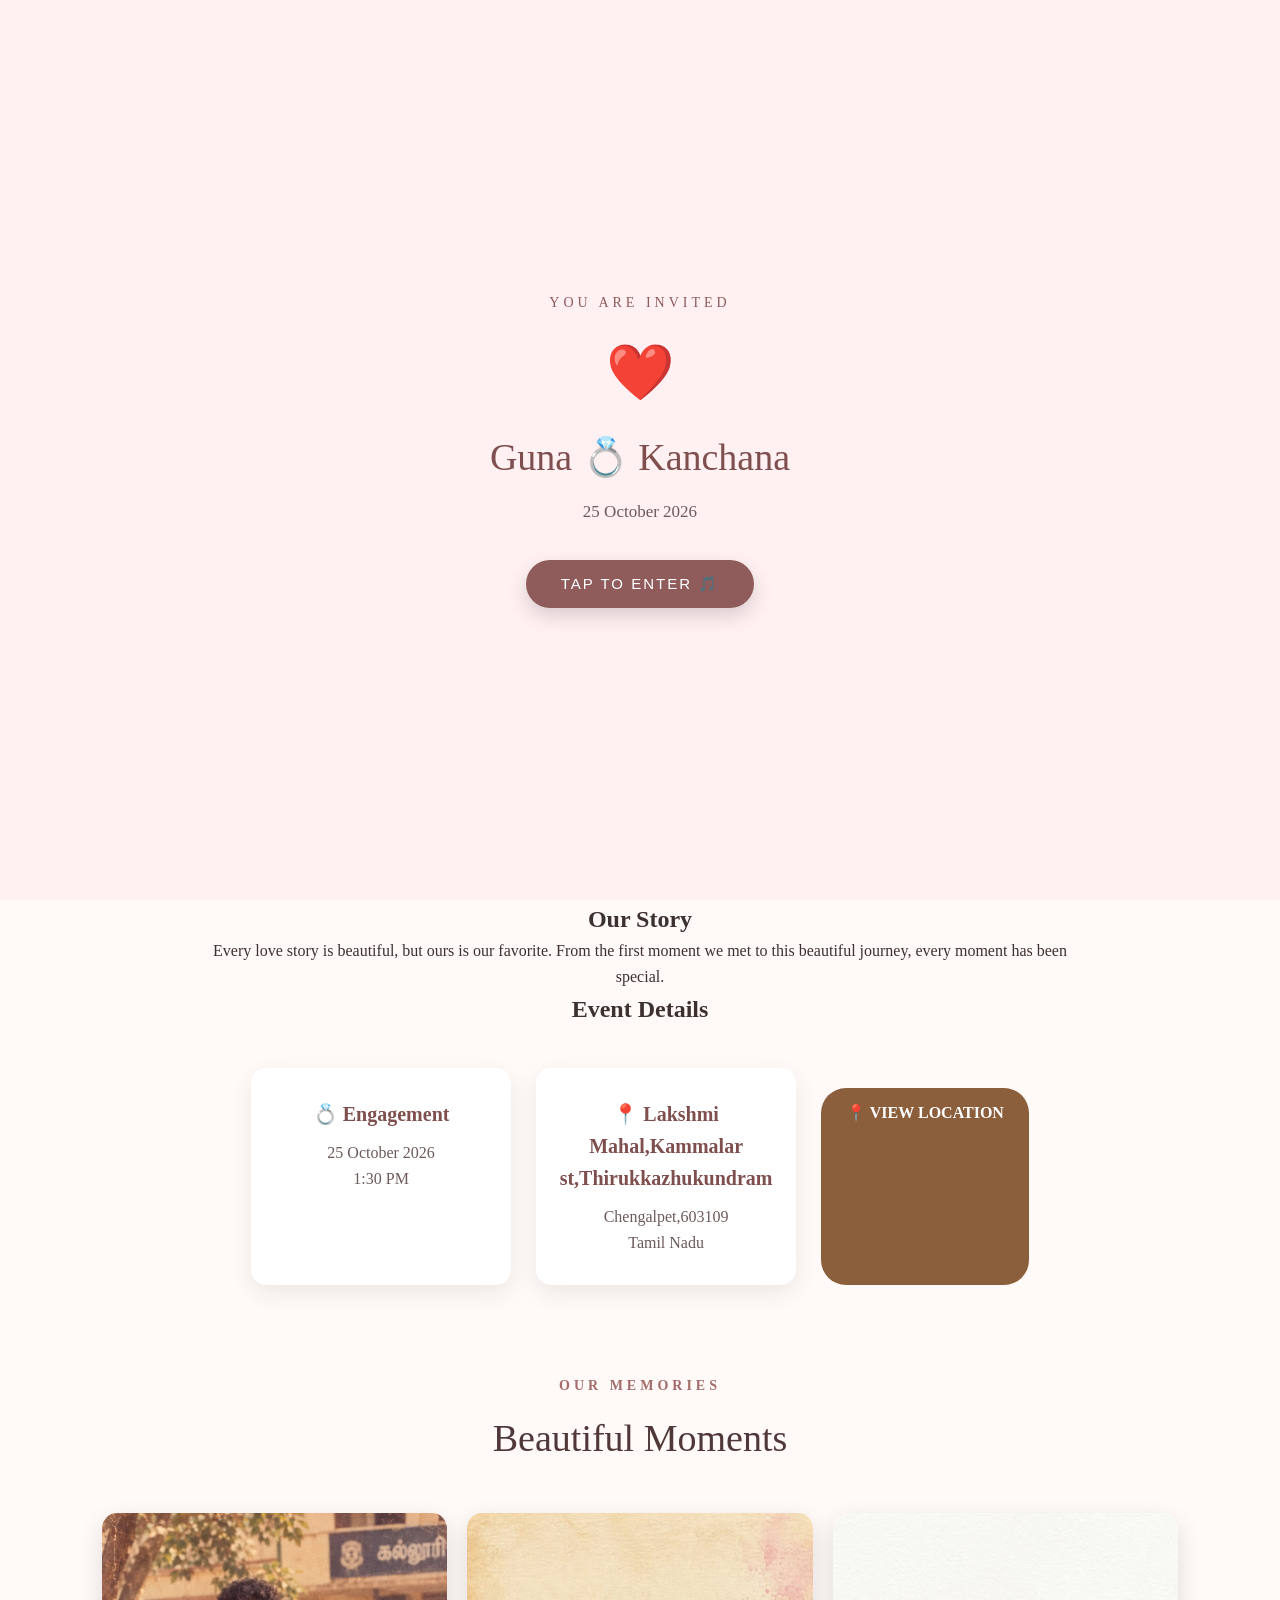
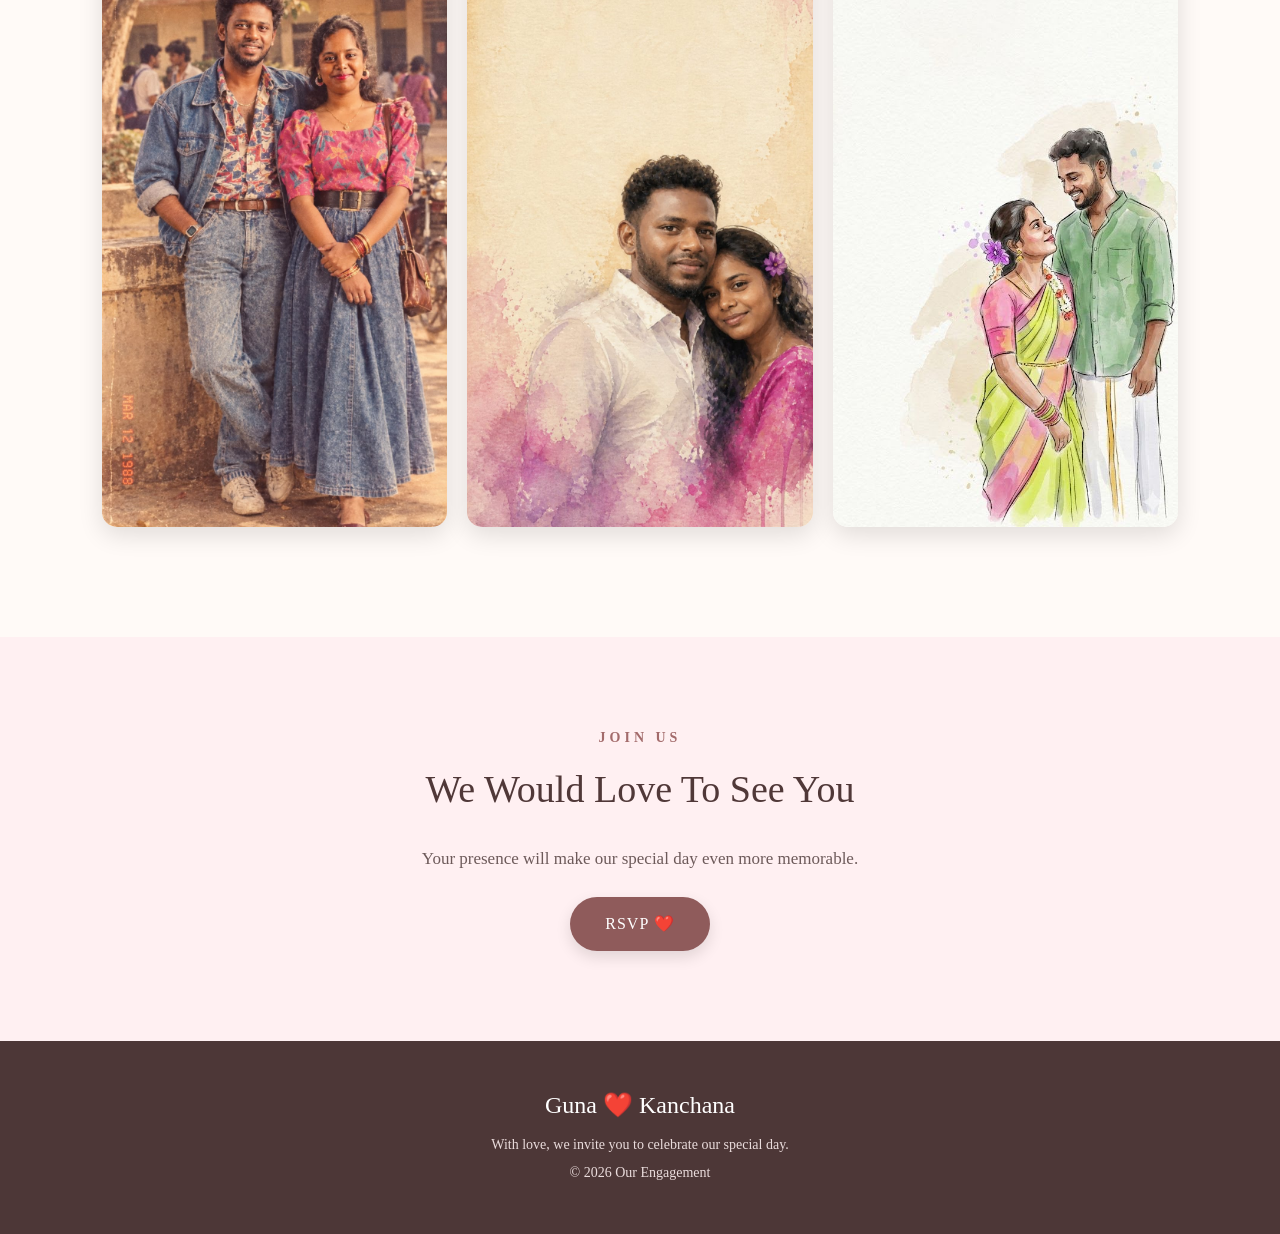
<file: src/main/webapp/index.html>
<!DOCTYPE html>
<html lang="en">

<head>

    <meta charset="UTF-8">

    <meta name="viewport" content="width=device-width, initial-scale=1.0">

    <title>Guna & Kanchana | Engagement</title>

    <link rel="stylesheet" href="css/style.css">

</head>

<body>

<!-- Welcome Screen -->

<div id="welcomeScreen">


<div class="welcome-content">

    <p class="welcome-small">
        YOU ARE INVITED
    </p>

    <h1>
        ❤️
    </h1>

    <h2>
        Guna 💍 Kanchana
    </h2>

    <p class="welcome-date">
        25 October 2026
    </p>

    <button id="enterButton">
        TAP TO ENTER 🎵
    </button>

</div>


</div>


<!-- Floating Hearts -->

<div class="hearts-container">


<span>❤️</span>
<span>💕</span>
<span>❤️</span>
<span>💗</span>
<span>💕</span>
<span>❤️</span>
<span>💗</span>
<span>❤️</span>


</div>


<!-- Background Music -->

<audio id="bgMusic" loop>
    <source src="music/Engagement_song.mp3" type="audio/mpeg">
</audio>


    <!-- ================= HERO SECTION ================= -->

    <section class="hero">

        <p class="small-text">
            WE ARE GETTING ENGAGED
        </p>

        <img
            src="images/Roundpic.jpeg"
            alt="Bharath and Bride"
            class="couple-photo"
        >

        <h1>
            Guna ❤️ Kanchana 
        </h1>

        <p class="date">
            25 October 2026
        </p>

        <p class="message">
            Two hearts, one beautiful journey.
        </p>

        <!-- COUNTDOWN -->

        <div class="countdown">

            <div>
                <span id="days">00</span>
                <p>Days</p>
            </div>

            <div>
                <span id="hours">00</span>
                <p>Hours</p>
            </div>

            <div>
                <span id="minutes">00</span>
                <p>Minutes</p>
            </div>

            <div>
                <span id="seconds">00</span>
                <p>Seconds</p>
            </div>

        </div>

    </section>


    <!-- ================= OUR STORY ================= -->

   <section class="story-section scroll-animation">


<h2>Our Story</h2>

<p>
    Every love story is beautiful, but ours is our favorite.
    From the first moment we met to this beautiful journey,
    every moment has been special.
</p>


</section>


    <!-- ================= EVENT DETAILS ================= -->

  <section class="event-section scroll-animation">


<h2>Event Details</h2>

<div class="event-container">

    <div class="event-box">

        <h3>💍 Engagement</h3>

        <p>25 October 2026</p>

        <p>1:30 PM</p>

    </div>

    <div class="event-box">

        <h3>📍 Lakshmi Mahal,Kammalar st,Thirukkazhukundram</h3>

        <p>
            Chengalpet,603109
        </p>

        <p>
            Tamil Nadu
        </p>

    </div>
<a
    href="https://www.google.com/maps/dir/?api=1&destination=J354%2BJ3G%2C%20Kammalar%20St%2C%20Tirukazhukundram%2C%20Oragadam%20R.F.%2C%20Tamil%20Nadu%20603109"
    target="_blank"
    rel="noopener noreferrer"
    class="location-button">
    📍 VIEW LOCATION
</a>
</div>


</section>



    <!-- ================= GALLERY ================= -->

    <section class="gallery">

        <p class="section-title">
            OUR MEMORIES
        </p>

        <h2>
            Beautiful Moments
        </h2>

        <div class="gallery-container">

            <img
                src="images/Photo1.jpeg"
                alt="Memory 1"
            >

            <img
                src="images/Photo2.jpeg"
                alt="Memory 2"
            >

            <img
                src="images/Photo3.jpeg"
                alt="Memory 3"
            >

        </div>

    </section>


    <!-- ================= RSVP ================= -->

    <section class="rsvp">

        <p class="section-title">
            JOIN US
        </p>

        <h2>
            We Would Love To See You
        </h2>

        <p>
            Your presence will make our special day
            even more memorable.
        </p>

       
<a href="rsvp.html" class="rsvp-button">
    RSVP ❤️
</a>


    </section>


    <!-- ================= FOOTER ================= -->

    <footer>

        <h3>
            Guna ❤️ Kanchana
        </h3>

        <p>
            With love, we invite you to celebrate
            our special day.
        </p>

        <p>
            © 2026 Our Engagement
        </p>

    </footer>


    <!-- JavaScript -->

    <script src="js/script.js"></script>

</body>

</html>
</file>
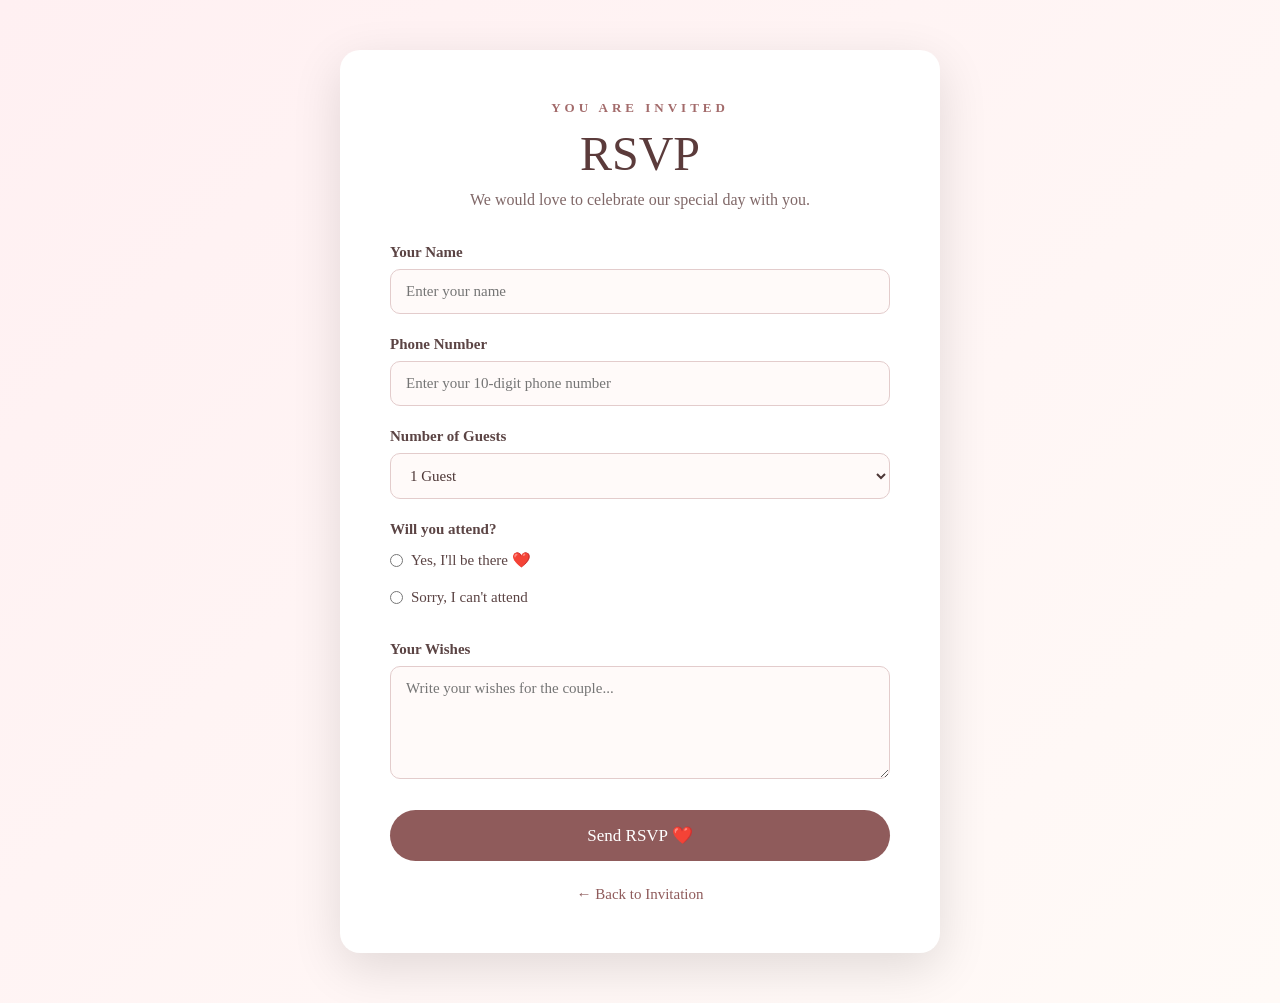
<file: src/main/webapp/rsvp.html>
<!DOCTYPE html>

<html lang="en">

<head>


<meta charset="UTF-8">

<meta name="viewport" content="width=device-width, initial-scale=1.0">

<title>RSVP | Our Engagement</title>

<!-- RSVP CSS -->
<link rel="stylesheet" href="css/rsvp.css">


</head>

<body>

<!-- ================= RSVP PAGE ================= -->

<section class="rsvp-page">

    <div class="rsvp-card">

        <!-- Small Title -->
        <p class="small-title">
            YOU ARE INVITED
        </p>

        <!-- Main Title -->
        <h1>
            RSVP
        </h1>

        <!-- Introduction -->
        <p class="intro">
            We would love to celebrate our special day
            with you.
        </p>


        <!-- ================= RSVP FORM ================= -->

        <form
            id="rsvpForm"
            action="submitRSVP"
            method="post"
        >

            <!-- Guest Name -->

            <div class="form-group">

                <label for="name">
                    Your Name
                </label>

                <input
                    type="text"
                    id="name"
                    name="name"
                    placeholder="Enter your name"
                    required
                >

            </div>


            <!-- Phone Number -->

            <div class="form-group">

                <label for="phone">
                    Phone Number
                </label>

                <input
                    type="tel"
                    id="phone"
                    name="phone"
                    placeholder="Enter your 10-digit phone number"
                    maxlength="10"
                    required
                >

            </div>


            <!-- Number of Guests -->

            <div class="form-group">

                <label for="guests">
                    Number of Guests
                </label>

                <select
                    id="guests"
                    name="guests"
                    required
                >

                    <option value="1">
                        1 Guest
                    </option>

                    <option value="2">
                        2 Guests
                    </option>

                    <option value="3">
                        3 Guests
                    </option>

                    <option value="4">
                        4 Guests
                    </option>

                    <option value="5">
                        5 Guests
                    </option>

                </select>

            </div>


            <!-- Attendance -->

            <div class="form-group">

                <label>
                    Will you attend?
                </label>

                <div class="radio-group">

                    <label>

                        <input
                            type="radio"
                            name="attendance"
                            value="yes"
                            required
                        >

                        Yes, I'll be there ❤️

                    </label>


                    <label>

                        <input
                            type="radio"
                            name="attendance"
                            value="no"
                        >

                        Sorry, I can't attend

                    </label>

                </div>

            </div>


            <!-- Wishes / Message -->

            <div class="form-group">

                <label for="message">
                    Your Wishes
                </label>

                <textarea
                    id="message"
                    name="message"
                    rows="5"
                    placeholder="Write your wishes for the couple..."
                ></textarea>

            </div>


            <!-- Submit Button -->

            <button
                type="submit"
                class="submit-btn"
            >
                Send RSVP ❤️
            </button>

        </form>


        <!-- Back Button -->

        <a
            href="index.html"
            class="back-link"
        >
            ← Back to Invitation
        </a>

    </div>

</section>


<!-- JavaScript -->

<script src="js/rsvp.js"></script>


</body>

</html>
</file>
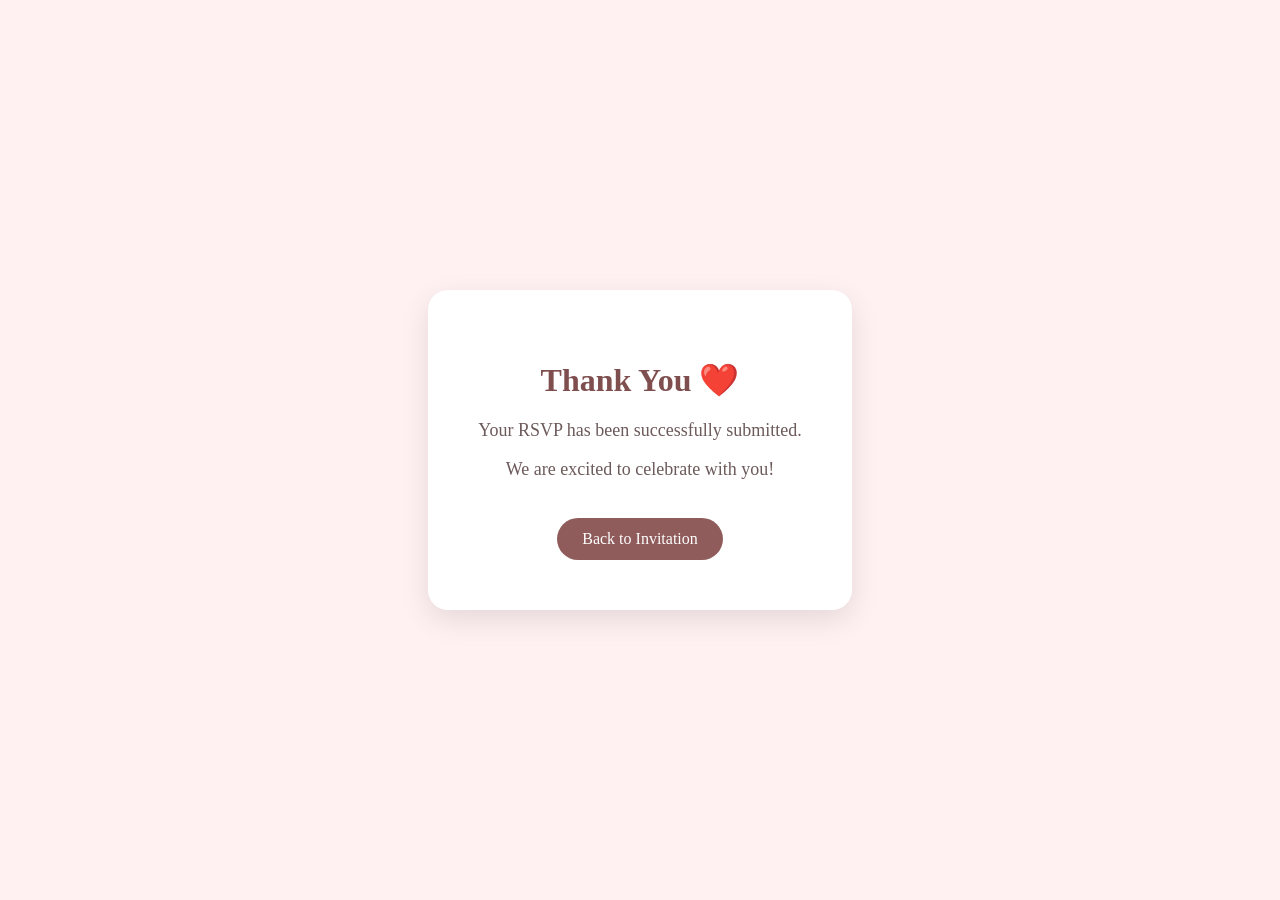
<file: src/main/webapp/success.html>
<!DOCTYPE html>
<html lang="en">

<head>
    <meta charset="UTF-8">
    <meta name="viewport" content="width=device-width, initial-scale=1.0">

    <title>RSVP Successful</title>

    <style>
        body {
            margin: 0;
            min-height: 100vh;
            display: flex;
            justify-content: center;
            align-items: center;
            text-align: center;
            font-family: Georgia, "Times New Roman", serif;
            background: #fff0f2;
        }

        .success-card {
            background: white;
            padding: 50px;
            border-radius: 20px;
            box-shadow: 0 10px 30px rgba(0, 0, 0, 0.1);
        }

        h1 {
            color: #7f4f4f;
        }

        p {
            color: #6d5a5a;
            font-size: 18px;
        }

        a {
            display: inline-block;
            margin-top: 20px;
            padding: 12px 25px;
            background: #8f5b5b;
            color: white;
            text-decoration: none;
            border-radius: 25px;
        }
    </style>
</head>

<body>

    <div class="success-card">

        <h1>Thank You ❤️</h1>

        <p>
            Your RSVP has been successfully submitted.
        </p>

        <p>
            We are excited to celebrate with you!
        </p>

        <a href="index.html">
            Back to Invitation
        </a>

    </div>

</body>

</html>
</file>
<file: src/main/webapp/css/style.css>
/* ========================================
   BASIC RESET
======================================== */

* {
    margin: 0;
    padding: 0;
    box-sizing: border-box;
}

html {
    scroll-behavior: smooth;
}

body {
    font-family: Georgia, "Times New Roman", serif;
    background: #fffaf7;
    color: #3d3030;
    line-height: 1.6;
}


/* ========================================
   HERO SECTION
======================================== */

.hero {
    min-height: 100vh;

    display: flex;
    flex-direction: column;
    justify-content: center;
    align-items: center;

    text-align: center;

    padding: 60px 20px;

    background:
        linear-gradient(
            rgba(255, 245, 245, 0.85),
            rgba(255, 235, 235, 0.95)
        );

    position: relative;
}


/* Small heading */

.small-text {
    font-size: 14px;
    letter-spacing: 5px;
    font-weight: bold;

    margin-bottom: 25px;

    color: #9b6666;
}


/* Couple Photo */

.couple-photo {
    width: 220px;
    height: 220px;

    object-fit: cover;

    border-radius: 50%;

    border: 7px solid white;

    box-shadow:
        0 10px 30px rgba(0, 0, 0, 0.15);

    margin-bottom: 25px;
}


/* Couple Names */

.hero h1 {
    font-size: 48px;

    font-weight: normal;

    color: #5b3b3b;

    margin-bottom: 15px;
}


/* Date */

.date {
    font-size: 24px;

    color: #9b6666;

    margin-bottom: 15px;
}


/* Message */

.message {
    font-size: 18px;

    font-style: italic;

    color: #725656;

    margin-bottom: 25px;
}


/* ========================================
   COUNTDOWN
======================================== */

.countdown {
    display: flex;

    justify-content: center;

    gap: 15px;

    margin-top: 20px;

    flex-wrap: wrap;
}


.countdown div {
    width: 90px;

    padding: 15px 10px;

    background: rgba(255, 255, 255, 0.9);

    border-radius: 12px;

    box-shadow:
        0 5px 20px rgba(0, 0, 0, 0.08);
}


.countdown span {
    display: block;

    font-size: 30px;

    font-weight: bold;

    color: #7f4f4f;
}


.countdown p {
    font-size: 13px;

    color: #8f7070;

    margin-top: 3px;
}


/* ========================================
   COMMON SECTION
======================================== */

.story,
.event,
.gallery,
.rsvp {
    padding: 90px 8%;

    text-align: center;
}


.section-title {
    font-size: 14px;

    letter-spacing: 4px;

    font-weight: bold;

    color: #a36b6b;

    margin-bottom: 10px;
}


.story h2,
.event h2,
.gallery h2,
.rsvp h2 {
    font-size: 38px;

    font-weight: normal;

    color: #503838;

    margin-bottom: 25px;
}


/* ========================================
   OUR STORY
======================================== */

.story {
    background: #fffaf7;
}


.story-text {
    max-width: 750px;

    margin: 0 auto 15px;

    font-size: 17px;

    color: #6d5a5a;
}


/* ========================================
   EVENT SECTION
======================================== */

.event {
    background: #fff0f2;
}


.event-container {
    max-width: 1000px;

    margin: 40px auto 0;

    display: flex;

    justify-content: center;

    gap: 25px;

    flex-wrap: wrap;
}


.event-box {
    width: 260px;

    padding: 30px 20px;

    background: white;

    border-radius: 15px;

    box-shadow:
        0 8px 25px rgba(0, 0, 0, 0.08);

    transition: 0.3s;
}


.event-box:hover {
    transform: translateY(-8px);
}


.event-box h3 {
    font-size: 20px;

    color: #7f4f4f;

    margin-bottom: 10px;
}


.event-box p {
    color: #6d5a5a;

    font-size: 16px;
}


/* ========================================
   BEAUTIFUL GALLERY
======================================== */

.gallery {
    background: #fffaf7;
}


.gallery-container {
    max-width: 1100px;

    margin: 45px auto 0;

    display: grid;

    grid-template-columns: repeat(3, 1fr);

    gap: 20px;
}


/* Gallery images */

.gallery-container img {
    width: 100%;
    height: auto;
    object-fit: contain;
    border-radius: 15px;
    display: block;
    box-shadow:
        0 8px 25px rgba(0, 0, 0, 0.12);
}


/* Image hover */

.gallery-container img:hover {
    transform: scale(1.04);

    box-shadow:
        0 15px 35px rgba(0, 0, 0, 0.18);
}


/* Make first image slightly larger */

.gallery-container img:first-child {
    grid-row: span 2;
    height: auto;
}


/* ========================================
   RSVP SECTION
======================================== */

.rsvp {
    background: #fff0f2;
}


.rsvp p:not(.section-title) {
    color: #6d5a5a;

    font-size: 17px;

    margin-bottom: 25px;
}


/* RSVP Button */

.rsvp-button {


display: inline-block;

padding: 14px 35px;

border: none;

border-radius: 30px;

background: #8f5b5b;

color: white;

font-size: 16px;

font-family: inherit;

font-weight: 500;

text-decoration: none;

cursor: pointer;

letter-spacing: 1px;

box-shadow: 0 6px 15px rgba(0, 0, 0, 0.12);

transition:
    transform 0.3s ease,
    background 0.3s ease,
    box-shadow 0.3s ease;


}

.rsvp-button:hover {


background: #6f4242;

transform: translateY(-4px);

box-shadow: 0 10px 25px rgba(0, 0, 0, 0.18);


}

/* ========================================
   FOOTER
======================================== */

footer {
    text-align: center;

    padding: 45px 20px;

    background: #4d3737;

    color: white;
}


footer h3 {
    font-size: 24px;

    font-weight: normal;

    margin-bottom: 10px;
}


footer p {
    font-size: 14px;

    color: #eadcdc;

    margin: 5px 0;
}


/* ========================================
   RESPONSIVE DESIGN
======================================== */


/* Tablet */

@media (max-width: 900px) {

    .hero h1 {
        font-size: 40px;
    }


    .gallery-container {
        grid-template-columns: repeat(2, 1fr);
    }


    .gallery-container img:first-child {
        grid-row: auto;

        height: 350px;
    }

}


/* Mobile */

@media (max-width: 600px) {

    .hero {
        padding: 50px 15px;
    }


    .small-text {
        font-size: 11px;

        letter-spacing: 3px;
    }


    .couple-photo {
        width: 170px;

        height: 170px;
    }


    .hero h1 {
        font-size: 30px;
    }


    .date {
        font-size: 20px;
    }


    .message {
        font-size: 16px;
    }


    .countdown {
        gap: 8px;
    }


    .countdown div {
        width: 70px;

        padding: 10px 5px;
    }


    .countdown span {
        font-size: 23px;
    }


    .story,
    .event,
    .gallery,
    .rsvp {
        padding: 65px 20px;
    }


    .story h2,
    .event h2,
    .gallery h2,
    .rsvp h2 {
        font-size: 30px;
    }


    .gallery-container {
        grid-template-columns: 1fr;

        gap: 15px;
    }


  .gallery-container img,
.gallery-container img:first-child {
    height: auto;
    width: 100%;
    object-fit: contain;
    object-position: center center;
}

    .event-box {
        width: 100%;
    }

}


/* ================= WELCOME SCREEN ================= */

#welcomeScreen {

position: fixed;

top: 0;
left: 0;

width: 100%;
height: 100vh;

background: #fff0f2;

display: flex;

justify-content: center;
align-items: center;

text-align: center;

z-index: 99999;

transition: opacity 1s ease,
            visibility 1s ease;


}

#welcomeScreen.hide {


opacity: 0;

visibility: hidden;


}

.welcome-content {


padding: 30px;

animation: welcomeAppear 1.5s ease;


}

.welcome-small {


letter-spacing: 4px;

font-size: 14px;

color: #8f5b5b;

margin-bottom: 15px;


}

.welcome-content h1 {


font-size: 55px;

margin: 10px 0;


}

.welcome-content h2 {


font-family: Georgia, "Times New Roman", serif;

font-size: 38px;

font-weight: normal;

color: #7f4f4f;

margin: 10px 0;


}

.welcome-date {


color: #6d5a5a;

font-size: 17px;

margin-bottom: 35px;


}

#enterButton {


border: none;

padding: 15px 35px;

border-radius: 30px;

background: #8f5b5b;

color: white;

font-size: 15px;

letter-spacing: 2px;

cursor: pointer;

box-shadow: 0 8px 20px rgba(0, 0, 0, 0.15);

transition: transform 0.3s ease,
            background 0.3s ease;


}

#enterButton:hover {


transform: scale(1.08);

background: #7f4f4f;


}

@keyframes welcomeAppear {


from {

    opacity: 0;

    transform: translateY(30px);

}

to {

    opacity: 1;

    transform: translateY(0);

}


}

/* Mobile */

@media (max-width: 600px) {


.welcome-content h2 {

    font-size: 28px;

}

.welcome-content h1 {

    font-size: 45px;

}

#enterButton {

    padding: 13px 28px;

}


}


/* ================= FLOATING HEARTS ================= */

.hearts-container {


position: fixed;

left: 0;
top: 0;

width: 100%;
height: 100vh;

pointer-events: none;

overflow: hidden;

z-index: 10;


}

.hearts-container span {


position: absolute;

bottom: -50px;

font-size: 22px;

opacity: 0;

animation: floatHeart 8s linear infinite;


}

/* Different positions */

.hearts-container span:nth-child(1) {
left: 10%;
animation-delay: 0s;
}

.hearts-container span:nth-child(2) {
left: 22%;
animation-delay: 2s;
}

.hearts-container span:nth-child(3) {
left: 35%;
animation-delay: 4s;
}

.hearts-container span:nth-child(4) {
left: 48%;
animation-delay: 1s;
}

.hearts-container span:nth-child(5) {
left: 60%;
animation-delay: 3s;
}

.hearts-container span:nth-child(6) {
left: 72%;
animation-delay: 5s;
}

.hearts-container span:nth-child(7) {
left: 84%;
animation-delay: 2.5s;
}

.hearts-container span:nth-child(8) {
left: 94%;
animation-delay: 4.5s;
}

@keyframes floatHeart {


0% {

    transform:
        translateY(0)
        scale(0.7)
        rotate(0deg);

    opacity: 0;

}

10% {

    opacity: 0.8;

}

50% {

    transform:
        translateY(-50vh)
        scale(1)
        rotate(15deg);

    opacity: 0.6;

}

100% {

    transform:
        translateY(-110vh)
        scale(1.2)
        rotate(-15deg);

    opacity: 0;

}


}


/* ================= SCROLL ANIMATION ================= */

.scroll-animation {


opacity: 0;

transform: translateY(60px);

transition:
    opacity 1s ease,
    transform 1s ease;


}

/* When section becomes visible */

.scroll-animation.show {

opacity: 1;

transform: translateY(0);


}

/* ================= SECTION TITLE ALIGNMENT ================= */

.story-section h2,
.event-section h2 {
text-align: center;
width: 100%;
margin-left: auto;
margin-right: auto;
}


/* ================= OUR STORY ALIGNMENT FIX ================= */

.story-section {
width: 100%;
max-width: 900px;
margin-left: auto;
margin-right: auto;
text-align: center;
}

.story-section h2 {
text-align: center;
width: 100%;
}

.story-section p {
text-align: center;
margin-left: auto;
margin-right: auto;
}


/* ================= EVENT DETAILS ALIGNMENT FIX ================= */

.event-section {
width: 100%;
text-align: center;
}

.event-section h2 {
text-align: center;
}

.event-container {
display: flex;
justify-content: center;
align-items: stretch;
gap: 25px;
}

.gallery img {
    width: 100%;
    height: auto;
    object-fit: contain;
}


.location-button {
    display: inline-block;
    margin-top: 20px;
    padding: 12px 25px;
    background: #8b5e3c;
    color: white;
    text-decoration: none;
    border-radius: 25px;
    font-weight: bold;
    transition: 0.3s;
}

.location-button:hover {
    transform: scale(1.05);
}
</file>
<file: src/main/webapp/css/rsvp.css>
/* ========================================
   RESET
======================================== */

* {
    margin: 0;
    padding: 0;
    box-sizing: border-box;
}


/* ========================================
   BODY
======================================== */

body {
    font-family: Georgia, "Times New Roman", serif;

    background:
        linear-gradient(
            135deg,
            #fff0f2,
            #fffaf7
        );

    color: #4d3737;
}





/* ========================================
   RSVP PAGE
======================================== */

.rsvp-page {
    min-height: 100vh;

    display: flex;

    justify-content: center;

    align-items: center;

    padding: 50px 20px;
}


.rsvp-button {
    display: inline-block;

    padding: 14px 35px;

    border-radius: 30px;

    background: #8f5b5b;

    color: white;

    text-decoration: none;

    font-size: 16px;

    transition: 0.3s;
}

.rsvp-button:hover {
    background: #6f4242;

    transform: translateY(-3px);
}

/* ========================================
   RSVP CARD
======================================== */

.rsvp-card {
    width: 100%;

    max-width: 600px;

    background: white;

    padding: 50px;

    border-radius: 20px;

    box-shadow:
        0 15px 50px rgba(0, 0, 0, 0.12);

    text-align: center;
}


/* ========================================
   TITLE
======================================== */

.small-title {
    font-size: 13px;

    letter-spacing: 4px;

    font-weight: bold;

    color: #a36b6b;

    margin-bottom: 10px;
}


.rsvp-card h1 {
    font-size: 48px;

    font-weight: normal;

    color: #5b3b3b;

    margin-bottom: 10px;
}


.intro {
    color: #806868;

    font-size: 16px;

    margin-bottom: 35px;
}


/* ========================================
   FORM
======================================== */

.form-group {
    text-align: left;

    margin-bottom: 22px;
}


.form-group label {
    display: block;

    font-size: 15px;

    font-weight: bold;

    color: #5b4444;

    margin-bottom: 8px;
}


/* ========================================
   INPUTS
======================================== */

.form-group input[type="text"],
.form-group input[type="tel"],
.form-group select,
.form-group textarea {
    width: 100%;

    padding: 13px 15px;

    border: 1px solid #e3cccc;

    border-radius: 10px;

    background: #fffaf9;

    color: #4d3737;

    font-family: inherit;

    font-size: 15px;

    outline: none;

    transition: 0.3s;
}


/* Input focus */

.form-group input:focus,
.form-group select:focus,
.form-group textarea:focus {
    border-color: #a36b6b;

    box-shadow:
        0 0 0 3px rgba(163, 107, 107, 0.12);
}


/* Textarea */

.form-group textarea {
    resize: vertical;
}


/* ========================================
   RADIO BUTTONS
======================================== */

.radio-group {
    display: flex;

    flex-direction: column;

    gap: 12px;

    padding: 5px 0;
}


.radio-group label {
    font-weight: normal;

    display: flex;

    align-items: center;

    gap: 8px;

    cursor: pointer;
}


.radio-group input {
    accent-color: #8f5b5b;
}


/* ========================================
   SUBMIT BUTTON
======================================== */

.submit-btn {
    width: 100%;

    padding: 15px;

    border: none;

    border-radius: 30px;

    background: #8f5b5b;

    color: white;

    font-family: inherit;

    font-size: 17px;

    cursor: pointer;

    transition: 0.3s;

    margin-top: 5px;
}


.submit-btn:hover {
    background: #6f4242;

    transform: translateY(-2px);

    box-shadow:
        0 8px 20px rgba(0, 0, 0, 0.15);
}


/* ========================================
   BACK LINK
======================================== */

.back-link {
    display: inline-block;

    margin-top: 25px;

    color: #8f5b5b;

    text-decoration: none;

    font-size: 15px;
}


.back-link:hover {
    text-decoration: underline;
}


/* ========================================
   MOBILE
======================================== */

@media (max-width: 600px) {

    .rsvp-page {
        padding: 25px 15px;
    }


    .rsvp-card {
        padding: 35px 22px;

        border-radius: 15px;
    }


    .rsvp-card h1 {
        font-size: 38px;
    }


    .intro {
        font-size: 15px;
    }

}
</file>
